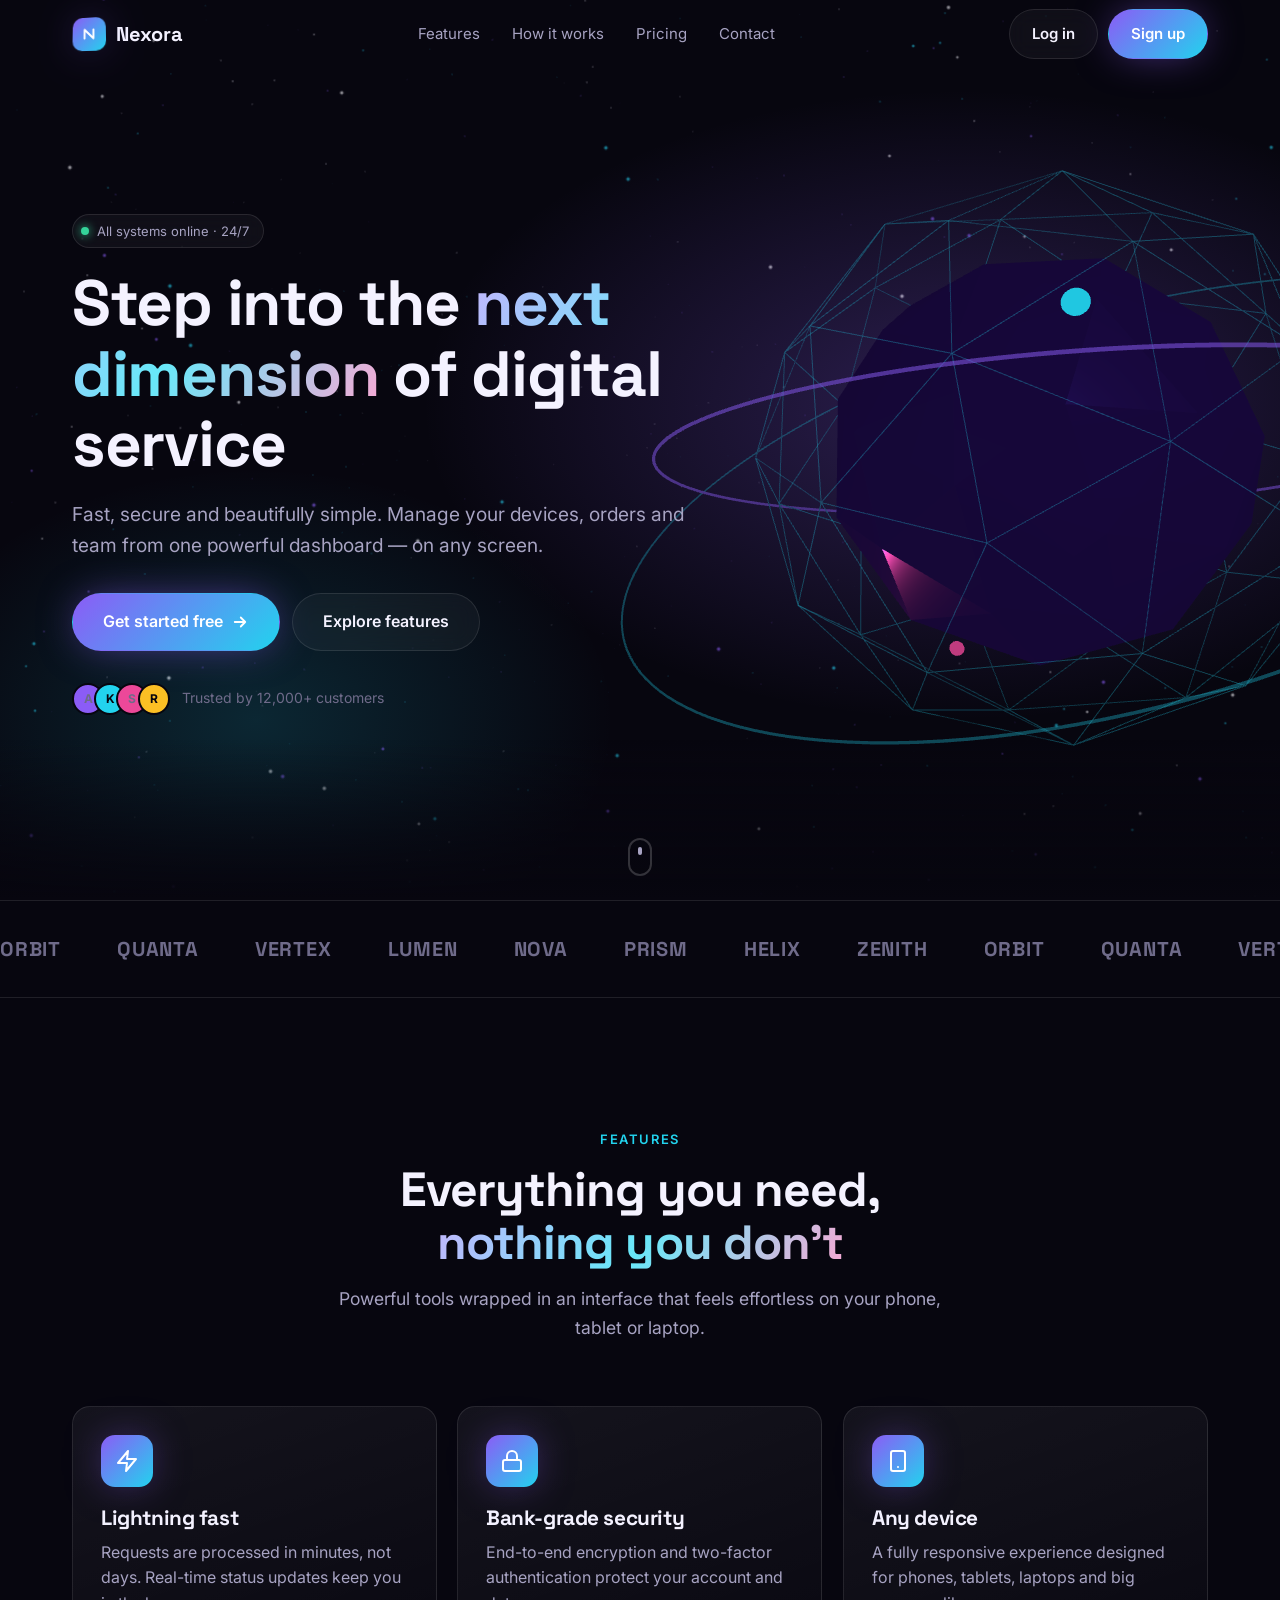
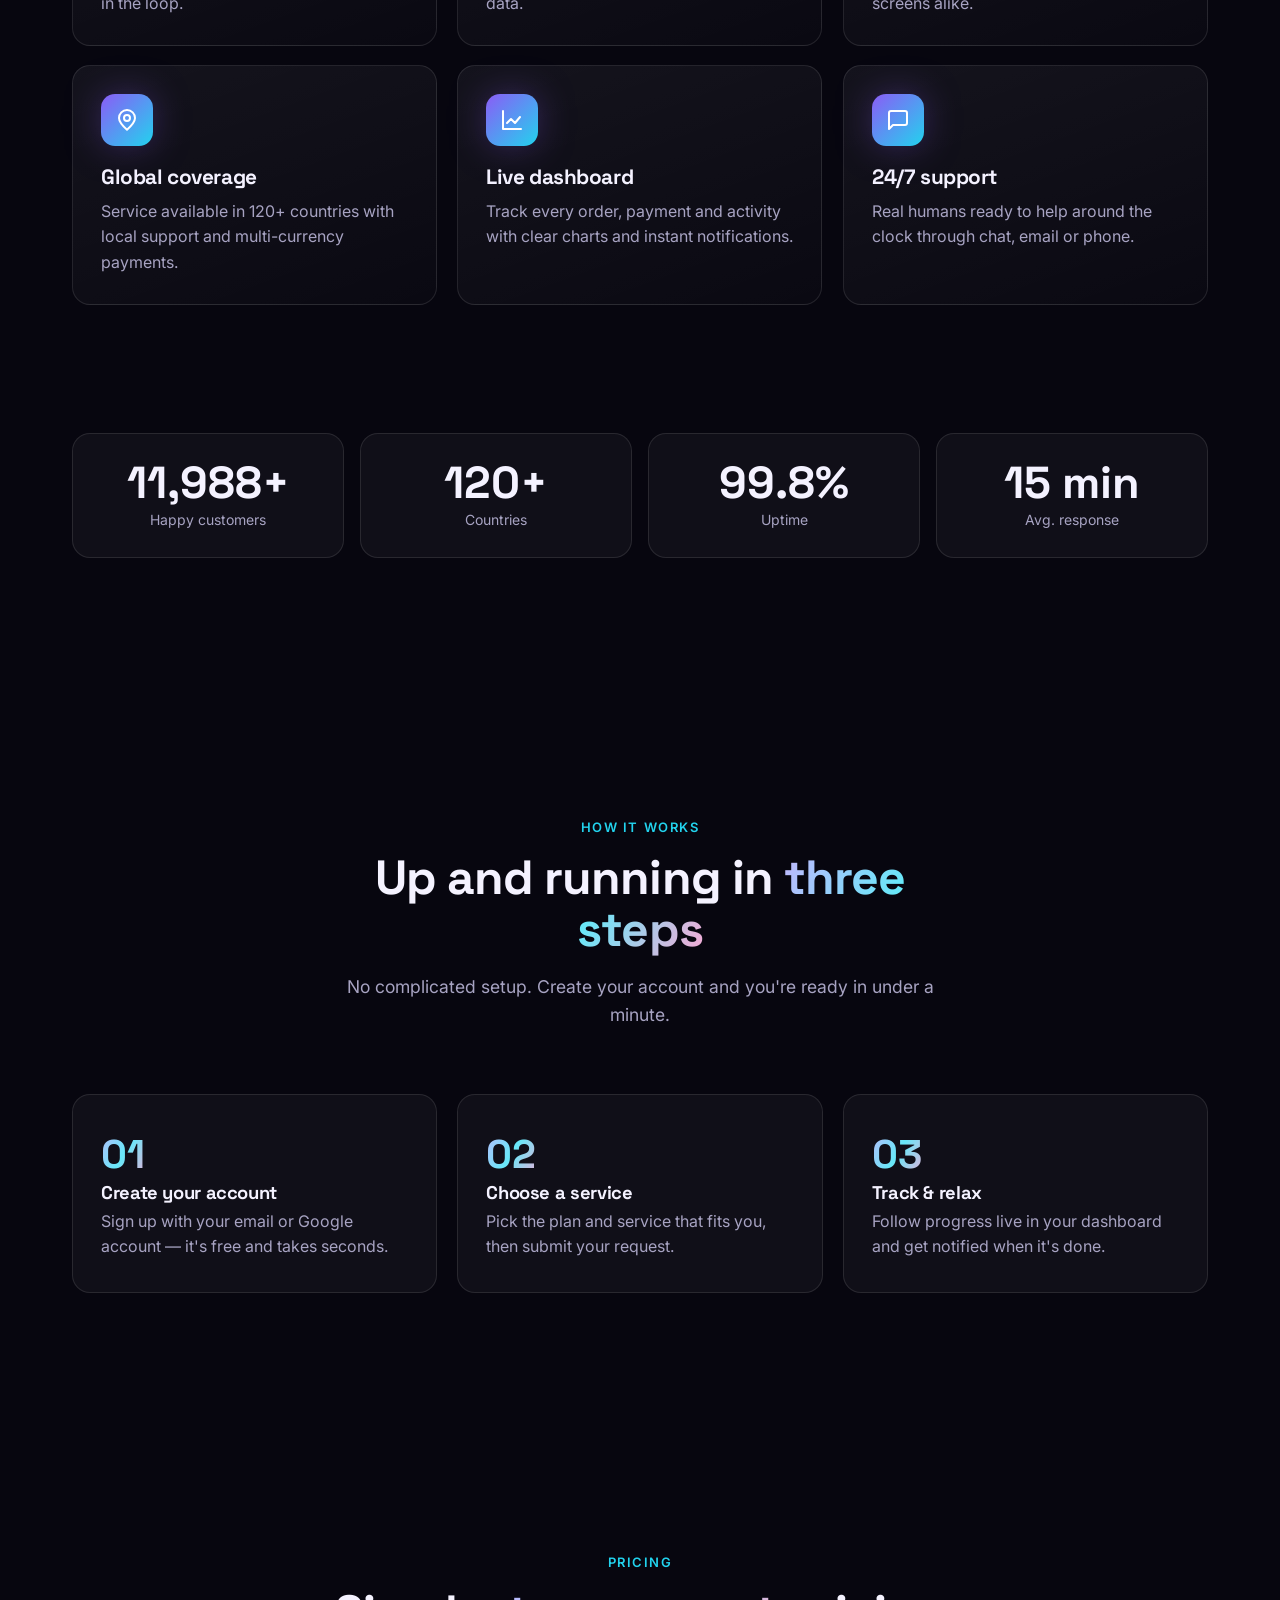
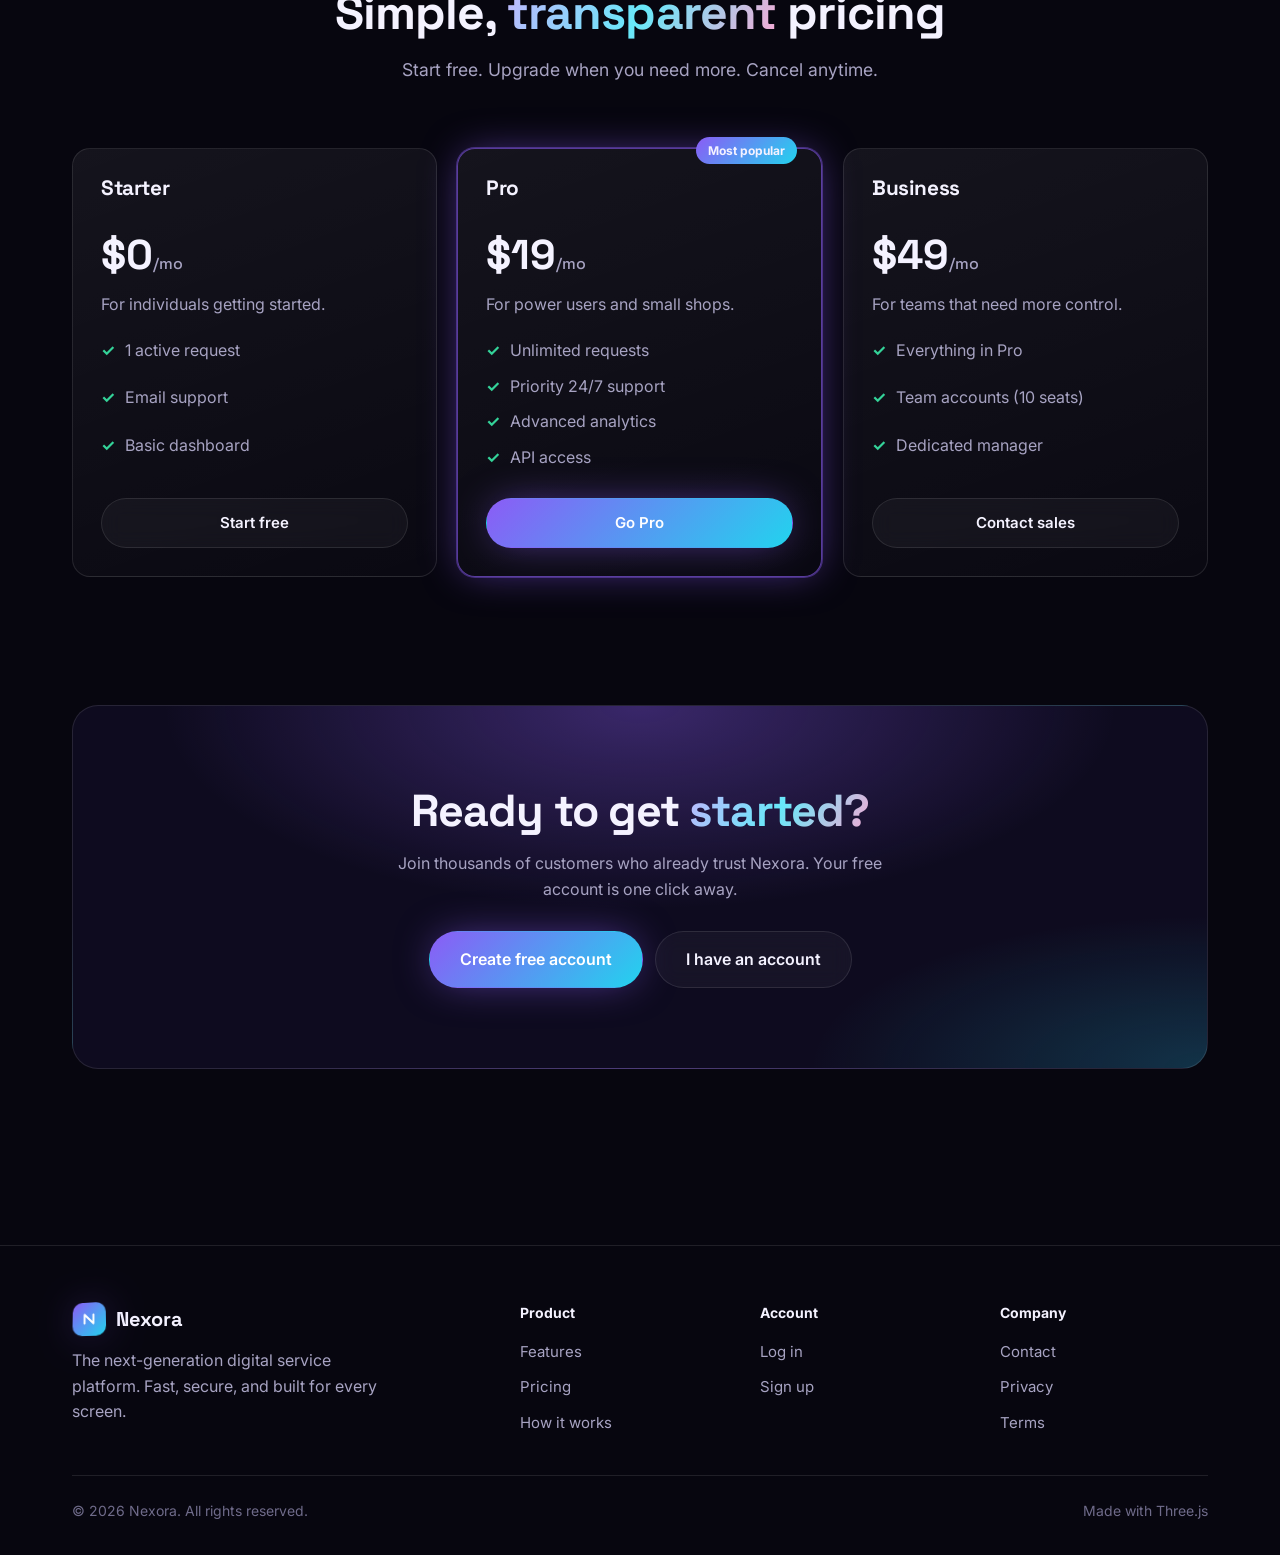
<file: index.html>
<!doctype html>
<html lang="en">
<head>
  <meta charset="utf-8">
  <meta name="viewport" content="width=device-width, initial-scale=1, viewport-fit=cover">
  <title>Nexora — Next-generation digital platform</title>
  <meta name="description" content="Nexora is a fast, secure platform for managing your devices, services and team from one place.">
  <meta name="theme-color" content="#07060f">
  <link rel="icon" href="data:image/svg+xml,<svg xmlns='http://www.w3.org/2000/svg' viewBox='0 0 32 32'><defs><linearGradient id='g' x1='0' y1='0' x2='1' y2='1'><stop stop-color='%238b5cf6'/><stop offset='1' stop-color='%2322d3ee'/></linearGradient></defs><rect width='32' height='32' rx='9' fill='url(%23g)'/><path d='M10 22V10l12 12V10' stroke='white' stroke-width='3' fill='none' stroke-linecap='round' stroke-linejoin='round'/></svg>">
  <link rel="preconnect" href="https://fonts.googleapis.com">
  <link rel="preconnect" href="https://fonts.gstatic.com" crossorigin>
  <link href="https://fonts.googleapis.com/css2?family=Inter:wght@400;500;600;700&family=Space+Grotesk:wght@500;700&display=swap" rel="stylesheet">
  <link rel="stylesheet" href="css/style.css">
  <script type="importmap">{ "imports": { "three": "./js/vendor/three.module.min.js" } }</script>
</head>
<body>
  <a class="skip-link" href="#main">Skip to content</a>

  <!-- Navigation -->
  <header class="nav" id="nav">
    <div class="container nav-inner">
      <a href="index.html" class="logo" aria-label="Nexora home">
        <span class="logo-mark"><svg viewBox="0 0 24 24" fill="none" stroke="#fff" stroke-width="2.6" stroke-linecap="round" stroke-linejoin="round"><path d="M6 18V6l12 12V6"/></svg></span>
        Nexora
      </a>
      <nav aria-label="Primary">
        <ul class="nav-links">
          <li><a href="#features">Features</a></li>
          <li><a href="#how">How it works</a></li>
          <li><a href="#pricing">Pricing</a></li>
          <li><a href="#contact">Contact</a></li>
        </ul>
      </nav>
      <div class="nav-actions">
        <a href="login.html" class="btn btn-ghost">Log in</a>
        <a href="signup.html" class="btn btn-primary">Sign up</a>
      </div>
      <button class="nav-toggle" id="navToggle" aria-label="Open menu" aria-expanded="false" aria-controls="mobileMenu"><span></span></button>
    </div>
  </header>

  <div class="mobile-menu" id="mobileMenu" aria-hidden="true">
    <a href="#features">Features</a>
    <a href="#how">How it works</a>
    <a href="#pricing">Pricing</a>
    <a href="#contact">Contact</a>
    <a href="login.html" class="btn btn-ghost btn-lg">Log in</a>
    <a href="signup.html" class="btn btn-primary btn-lg">Create free account</a>
  </div>

  <main id="main">
    <!-- Hero with interactive 3D scene -->
    <section class="hero">
      <canvas class="bg-canvas" id="heroCanvas" aria-hidden="true"></canvas>
      <div class="container">
        <div class="hero-content">
          <span class="eyebrow"><span class="dot"></span>All systems online · 24/7</span>
          <h1>Step into the <span class="gradient-text">next dimension</span> of digital service</h1>
          <p class="lead">Fast, secure and beautifully simple. Manage your devices, orders and team from one powerful dashboard — on any screen.</p>
          <div class="hero-cta">
            <a href="signup.html" class="btn btn-primary btn-lg">Get started free
              <svg width="18" height="18" viewBox="0 0 24 24" fill="none" stroke="currentColor" stroke-width="2.4" stroke-linecap="round" stroke-linejoin="round"><path d="M5 12h14M13 6l6 6-6 6"/></svg>
            </a>
            <a href="#features" class="btn btn-ghost btn-lg">Explore features</a>
          </div>
          <div class="hero-trust">
            <div class="avatars" aria-hidden="true">
              <span style="background:#8b5cf6">A</span><span style="background:#22d3ee;color:#07060f">K</span><span style="background:#ec4899">S</span><span style="background:#fbbf24;color:#07060f">R</span>
            </div>
            Trusted by 12,000+ customers
          </div>
        </div>
      </div>
      <a href="#features" class="scroll-hint" aria-label="Scroll down"></a>
    </section>

    <!-- Logos marquee -->
    <div class="logos" aria-hidden="true">
      <div class="logos-track">
        <span>ORBIT</span><span>QUANTA</span><span>VERTEX</span><span>LUMEN</span><span>NOVA</span><span>PRISM</span><span>HELIX</span><span>ZENITH</span>
        <span>ORBIT</span><span>QUANTA</span><span>VERTEX</span><span>LUMEN</span><span>NOVA</span><span>PRISM</span><span>HELIX</span><span>ZENITH</span>
      </div>
    </div>

    <!-- Features -->
    <section class="section" id="features">
      <div class="container">
        <div class="section-head reveal">
          <span class="section-tag">Features</span>
          <h2>Everything you need, <span class="gradient-text">nothing you don't</span></h2>
          <p>Powerful tools wrapped in an interface that feels effortless on your phone, tablet or laptop.</p>
        </div>
        <div class="grid">
          <article class="card reveal" data-tilt>
            <div class="card-icon"><svg viewBox="0 0 24 24" fill="none" stroke="#fff" stroke-width="2" stroke-linecap="round" stroke-linejoin="round"><path d="M13 2 3 14h9l-1 8 10-12h-9l1-8z"/></svg></div>
            <h3>Lightning fast</h3>
            <p>Requests are processed in minutes, not days. Real-time status updates keep you in the loop.</p>
          </article>
          <article class="card reveal" data-tilt data-delay="1">
            <div class="card-icon"><svg viewBox="0 0 24 24" fill="none" stroke="#fff" stroke-width="2" stroke-linecap="round" stroke-linejoin="round"><rect x="3" y="11" width="18" height="11" rx="2"/><path d="M7 11V7a5 5 0 0 1 10 0v4"/></svg></div>
            <h3>Bank-grade security</h3>
            <p>End-to-end encryption and two-factor authentication protect your account and data.</p>
          </article>
          <article class="card reveal" data-tilt data-delay="2">
            <div class="card-icon"><svg viewBox="0 0 24 24" fill="none" stroke="#fff" stroke-width="2" stroke-linecap="round" stroke-linejoin="round"><rect x="5" y="2" width="14" height="20" rx="2"/><path d="M12 18h.01"/></svg></div>
            <h3>Any device</h3>
            <p>A fully responsive experience designed for phones, tablets, laptops and big screens alike.</p>
          </article>
          <article class="card reveal" data-tilt>
            <div class="card-icon"><svg viewBox="0 0 24 24" fill="none" stroke="#fff" stroke-width="2" stroke-linecap="round" stroke-linejoin="round"><circle cx="12" cy="10" r="3"/><path d="M12 21.7C17.3 17 20 13 20 10a8 8 0 1 0-16 0c0 3 2.7 7 8 11.7z"/></svg></div>
            <h3>Global coverage</h3>
            <p>Service available in 120+ countries with local support and multi-currency payments.</p>
          </article>
          <article class="card reveal" data-tilt data-delay="1">
            <div class="card-icon"><svg viewBox="0 0 24 24" fill="none" stroke="#fff" stroke-width="2" stroke-linecap="round" stroke-linejoin="round"><path d="M3 3v18h18"/><path d="m7 15 4-4 4 4 5-6"/></svg></div>
            <h3>Live dashboard</h3>
            <p>Track every order, payment and activity with clear charts and instant notifications.</p>
          </article>
          <article class="card reveal" data-tilt data-delay="2">
            <div class="card-icon"><svg viewBox="0 0 24 24" fill="none" stroke="#fff" stroke-width="2" stroke-linecap="round" stroke-linejoin="round"><path d="M21 15a2 2 0 0 1-2 2H7l-4 4V5a2 2 0 0 1 2-2h14a2 2 0 0 1 2 2z"/></svg></div>
            <h3>24/7 support</h3>
            <p>Real humans ready to help around the clock through chat, email or phone.</p>
          </article>
        </div>
      </div>
    </section>

    <!-- Stats -->
    <section class="section" style="padding-top:0">
      <div class="container">
        <div class="stats">
          <div class="stat reveal"><strong data-count="12000" data-suffix="+">0</strong><span>Happy customers</span></div>
          <div class="stat reveal" data-delay="1"><strong data-count="120" data-suffix="+">0</strong><span>Countries</span></div>
          <div class="stat reveal" data-delay="2"><strong data-count="99.9" data-suffix="%" data-decimals="1">0</strong><span>Uptime</span></div>
          <div class="stat reveal" data-delay="3"><strong data-count="15" data-suffix=" min">0</strong><span>Avg. response</span></div>
        </div>
      </div>
    </section>

    <!-- How it works -->
    <section class="section" id="how">
      <div class="container">
        <div class="section-head reveal">
          <span class="section-tag">How it works</span>
          <h2>Up and running in <span class="gradient-text">three steps</span></h2>
          <p>No complicated setup. Create your account and you're ready in under a minute.</p>
        </div>
        <div class="steps">
          <div class="step reveal"><h3>Create your account</h3><p>Sign up with your email or Google account — it's free and takes seconds.</p></div>
          <div class="step reveal" data-delay="1"><h3>Choose a service</h3><p>Pick the plan and service that fits you, then submit your request.</p></div>
          <div class="step reveal" data-delay="2"><h3>Track &amp; relax</h3><p>Follow progress live in your dashboard and get notified when it's done.</p></div>
        </div>
      </div>
    </section>

    <!-- Pricing -->
    <section class="section" id="pricing">
      <div class="container">
        <div class="section-head reveal">
          <span class="section-tag">Pricing</span>
          <h2>Simple, <span class="gradient-text">transparent</span> pricing</h2>
          <p>Start free. Upgrade when you need more. Cancel anytime.</p>
        </div>
        <div class="pricing">
          <article class="card price-card reveal" data-tilt>
            <h3>Starter</h3>
            <div class="price">$0<small>/mo</small></div>
            <p>For individuals getting started.</p>
            <ul><li>1 active request</li><li>Email support</li><li>Basic dashboard</li></ul>
            <a href="signup.html" class="btn btn-ghost btn-block">Start free</a>
          </article>
          <article class="card price-card featured reveal" data-tilt data-delay="1">
            <span class="badge">Most popular</span>
            <h3>Pro</h3>
            <div class="price">$19<small>/mo</small></div>
            <p>For power users and small shops.</p>
            <ul><li>Unlimited requests</li><li>Priority 24/7 support</li><li>Advanced analytics</li><li>API access</li></ul>
            <a href="signup.html" class="btn btn-primary btn-block">Go Pro</a>
          </article>
          <article class="card price-card reveal" data-tilt data-delay="2">
            <h3>Business</h3>
            <div class="price">$49<small>/mo</small></div>
            <p>For teams that need more control.</p>
            <ul><li>Everything in Pro</li><li>Team accounts (10 seats)</li><li>Dedicated manager</li></ul>
            <a href="signup.html" class="btn btn-ghost btn-block">Contact sales</a>
          </article>
        </div>
      </div>
    </section>

    <!-- CTA -->
    <section class="section" id="contact" style="padding-top:0">
      <div class="container">
        <div class="cta-box reveal">
          <h2>Ready to get <span class="gradient-text">started?</span></h2>
          <p>Join thousands of customers who already trust Nexora. Your free account is one click away.</p>
          <div class="hero-cta" style="justify-content:center">
            <a href="signup.html" class="btn btn-primary btn-lg">Create free account</a>
            <a href="login.html" class="btn btn-ghost btn-lg">I have an account</a>
          </div>
        </div>
      </div>
    </section>
  </main>

  <footer class="footer">
    <div class="container">
      <div class="footer-grid">
        <div class="footer-brand">
          <a href="index.html" class="logo"><span class="logo-mark"><svg viewBox="0 0 24 24" fill="none" stroke="#fff" stroke-width="2.6" stroke-linecap="round" stroke-linejoin="round"><path d="M6 18V6l12 12V6"/></svg></span>Nexora</a>
          <p>The next-generation digital service platform. Fast, secure, and built for every screen.</p>
        </div>
        <div><h4>Product</h4><ul><li><a href="#features">Features</a></li><li><a href="#pricing">Pricing</a></li><li><a href="#how">How it works</a></li></ul></div>
        <div><h4>Account</h4><ul><li><a href="login.html">Log in</a></li><li><a href="signup.html">Sign up</a></li></ul></div>
        <div><h4>Company</h4><ul><li><a href="#contact">Contact</a></li><li><a href="#">Privacy</a></li><li><a href="#">Terms</a></li></ul></div>
      </div>
      <div class="footer-bottom"><span>© <span id="year"></span> Nexora. All rights reserved.</span><span>Made with Three.js</span></div>
    </div>
  </footer>

  <script type="module">
    import { createScene } from './js/scene.js';
    createScene(document.getElementById('heroCanvas'), { variant: 'hero' });
  </script>
  <script src="js/main.js" defer></script>
</body>
</html>
</file>
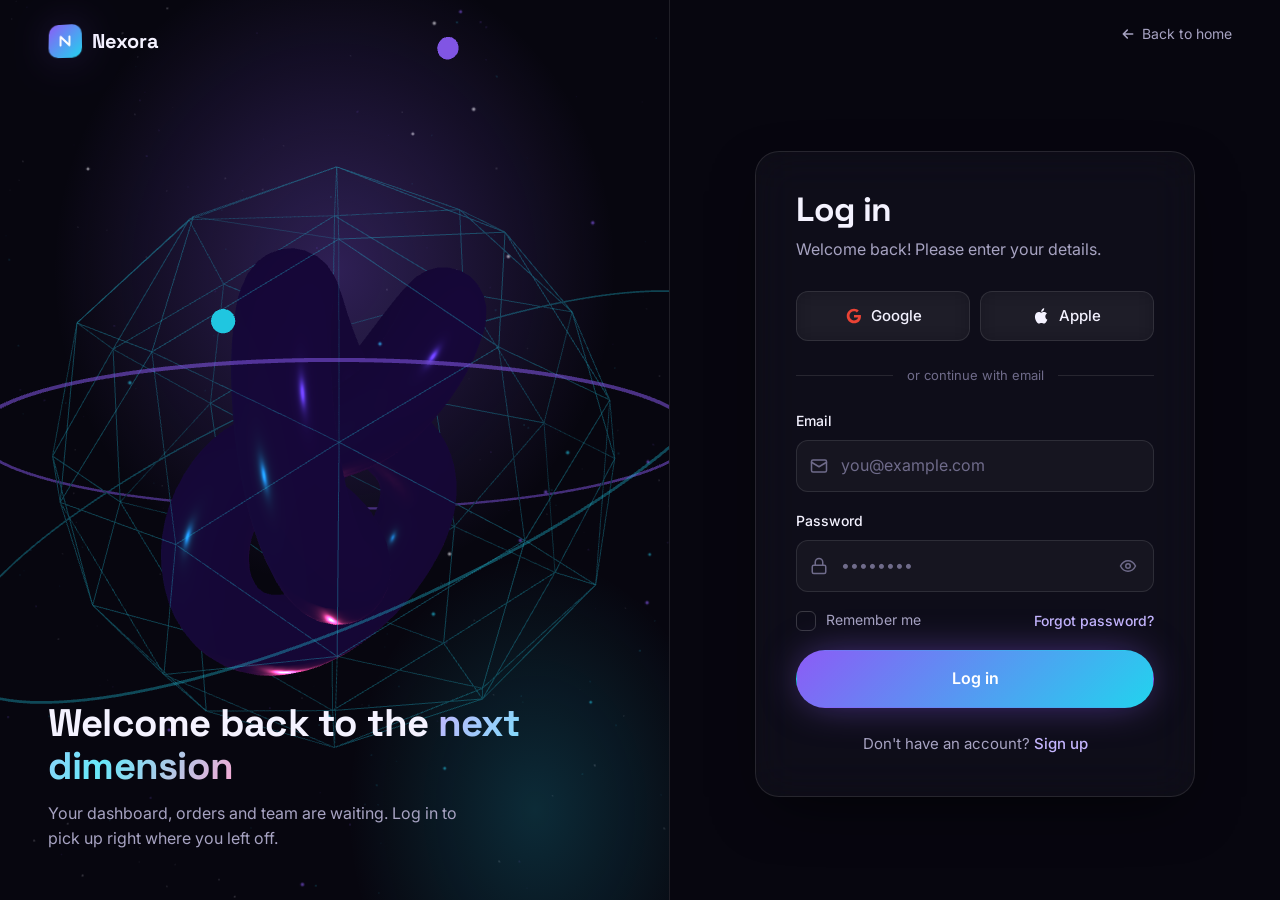
<file: login.html>
<!doctype html>
<html lang="en">
<head>
  <meta charset="utf-8">
  <meta name="viewport" content="width=device-width, initial-scale=1, viewport-fit=cover">
  <title>Log in — Nexora</title>
  <meta name="theme-color" content="#07060f">
  <link rel="icon" href="data:image/svg+xml,<svg xmlns='http://www.w3.org/2000/svg' viewBox='0 0 32 32'><defs><linearGradient id='g' x1='0' y1='0' x2='1' y2='1'><stop stop-color='%238b5cf6'/><stop offset='1' stop-color='%2322d3ee'/></linearGradient></defs><rect width='32' height='32' rx='9' fill='url(%23g)'/><path d='M10 22V10l12 12V10' stroke='white' stroke-width='3' fill='none' stroke-linecap='round' stroke-linejoin='round'/></svg>">
  <link rel="preconnect" href="https://fonts.googleapis.com">
  <link rel="preconnect" href="https://fonts.gstatic.com" crossorigin>
  <link href="https://fonts.googleapis.com/css2?family=Inter:wght@400;500;600;700&family=Space+Grotesk:wght@500;700&display=swap" rel="stylesheet">
  <link rel="stylesheet" href="css/style.css">
  <script type="importmap">{ "imports": { "three": "./js/vendor/three.module.min.js" } }</script>
</head>
<body class="auth-body">
  <div class="auth">
    <!-- 3D visual: side panel on laptop, full background on phone/tablet -->
    <aside class="auth-visual" aria-hidden="true">
      <canvas class="bg-canvas" id="authCanvas"></canvas>
      <a href="index.html" class="logo"><span class="logo-mark"><svg viewBox="0 0 24 24" fill="none" stroke="#fff" stroke-width="2.6" stroke-linecap="round" stroke-linejoin="round"><path d="M6 18V6l12 12V6"/></svg></span>Nexora</a>
      <div class="auth-visual-copy">
        <h2>Welcome back to the <span class="gradient-text">next dimension</span></h2>
        <p>Your dashboard, orders and team are waiting. Log in to pick up right where you left off.</p>
      </div>
    </aside>

    <main class="auth-panel">
      <div class="auth-top">
        <a href="index.html" class="logo"><span class="logo-mark"><svg viewBox="0 0 24 24" fill="none" stroke="#fff" stroke-width="2.6" stroke-linecap="round" stroke-linejoin="round"><path d="M6 18V6l12 12V6"/></svg></span>Nexora</a>
        <a href="index.html" class="back"><svg width="16" height="16" viewBox="0 0 24 24" fill="none" stroke="currentColor" stroke-width="2.4" stroke-linecap="round" stroke-linejoin="round"><path d="M19 12H5M11 18l-6-6 6-6"/></svg>Back to home</a>
      </div>

      <div class="auth-card">
        <h1>Log in</h1>
        <p class="sub">Welcome back! Please enter your details.</p>

        <div class="social">
          <button type="button" class="btn btn-ghost" data-social="Google">
            <svg viewBox="0 0 24 24"><path fill="#EA4335" d="M12 10.2v3.9h5.5c-.2 1.3-1.6 3.8-5.5 3.8-3.3 0-6-2.7-6-6.1s2.7-6.1 6-6.1c1.9 0 3.1.8 3.8 1.5l2.6-2.5C16.8 3.2 14.6 2.2 12 2.2 6.6 2.2 2.3 6.6 2.3 12s4.3 9.8 9.7 9.8c5.6 0 9.3-3.9 9.3-9.5 0-.6-.1-1.1-.2-1.6H12z"/></svg>
            Google
          </button>
          <button type="button" class="btn btn-ghost" data-social="Apple">
            <svg viewBox="0 0 24 24" fill="currentColor"><path d="M16.4 12.6c0-2.6 2.1-3.8 2.2-3.9-1.2-1.8-3.1-2-3.7-2-1.6-.2-3.1.9-3.9.9-.8 0-2-.9-3.4-.9-1.7 0-3.3 1-4.2 2.6-1.8 3.1-.5 7.7 1.3 10.2.9 1.2 1.9 2.6 3.2 2.6 1.3-.1 1.8-.8 3.3-.8 1.6 0 2 .8 3.4.8 1.4 0 2.3-1.3 3.1-2.5 1-1.4 1.4-2.8 1.4-2.9 0 0-2.7-1-2.7-4.1zM13.9 5c.7-.9 1.2-2 1.1-3.2-1 0-2.3.7-3 1.6-.7.8-1.2 2-1.1 3.1 1.2.1 2.3-.6 3-1.5z"/></svg>
            Apple
          </button>
        </div>

        <div class="divider">or continue with email</div>

        <form class="form" id="loginForm" novalidate>
          <div class="field" data-field="email">
            <label for="email">Email</label>
            <div class="input-wrap">
              <svg viewBox="0 0 24 24" fill="none" stroke="currentColor" stroke-width="2" stroke-linecap="round" stroke-linejoin="round"><rect x="2" y="4" width="20" height="16" rx="2"/><path d="m22 7-10 6L2 7"/></svg>
              <input class="input" id="email" name="email" type="email" inputmode="email" autocomplete="email" placeholder="you@example.com" required>
            </div>
            <span class="error-msg" role="alert"></span>
          </div>

          <div class="field" data-field="password">
            <label for="password">Password</label>
            <div class="input-wrap">
              <svg viewBox="0 0 24 24" fill="none" stroke="currentColor" stroke-width="2" stroke-linecap="round" stroke-linejoin="round"><rect x="3" y="11" width="18" height="11" rx="2"/><path d="M7 11V7a5 5 0 0 1 10 0v4"/></svg>
              <input class="input has-toggle" id="password" name="password" type="password" autocomplete="current-password" placeholder="••••••••" required minlength="8">
              <button type="button" class="toggle-pass" aria-label="Show password" data-toggle-pass="password"></button>
            </div>
            <span class="error-msg" role="alert"></span>
          </div>

          <div class="form-meta">
            <label class="check">
              <input type="checkbox" name="remember">
              <span class="box"><svg viewBox="0 0 24 24" fill="none" stroke="#fff" stroke-width="4" stroke-linecap="round" stroke-linejoin="round"><path d="M20 6 9 17l-5-5"/></svg></span>
              Remember me
            </label>
            <a href="#" class="link" id="forgotLink">Forgot password?</a>
          </div>

          <button type="submit" class="btn btn-primary btn-lg btn-block">Log in</button>
        </form>

        <p class="auth-switch">Don't have an account? <a href="signup.html" class="link">Sign up</a></p>
      </div>
    </main>
  </div>

  <div class="toast" id="toast" role="status" aria-live="polite"></div>

  <script type="module">
    import { createScene } from './js/scene.js';
    createScene(document.getElementById('authCanvas'), { variant: 'auth' });
  </script>
  <script src="js/auth.js" defer></script>
</body>
</html>
</file>
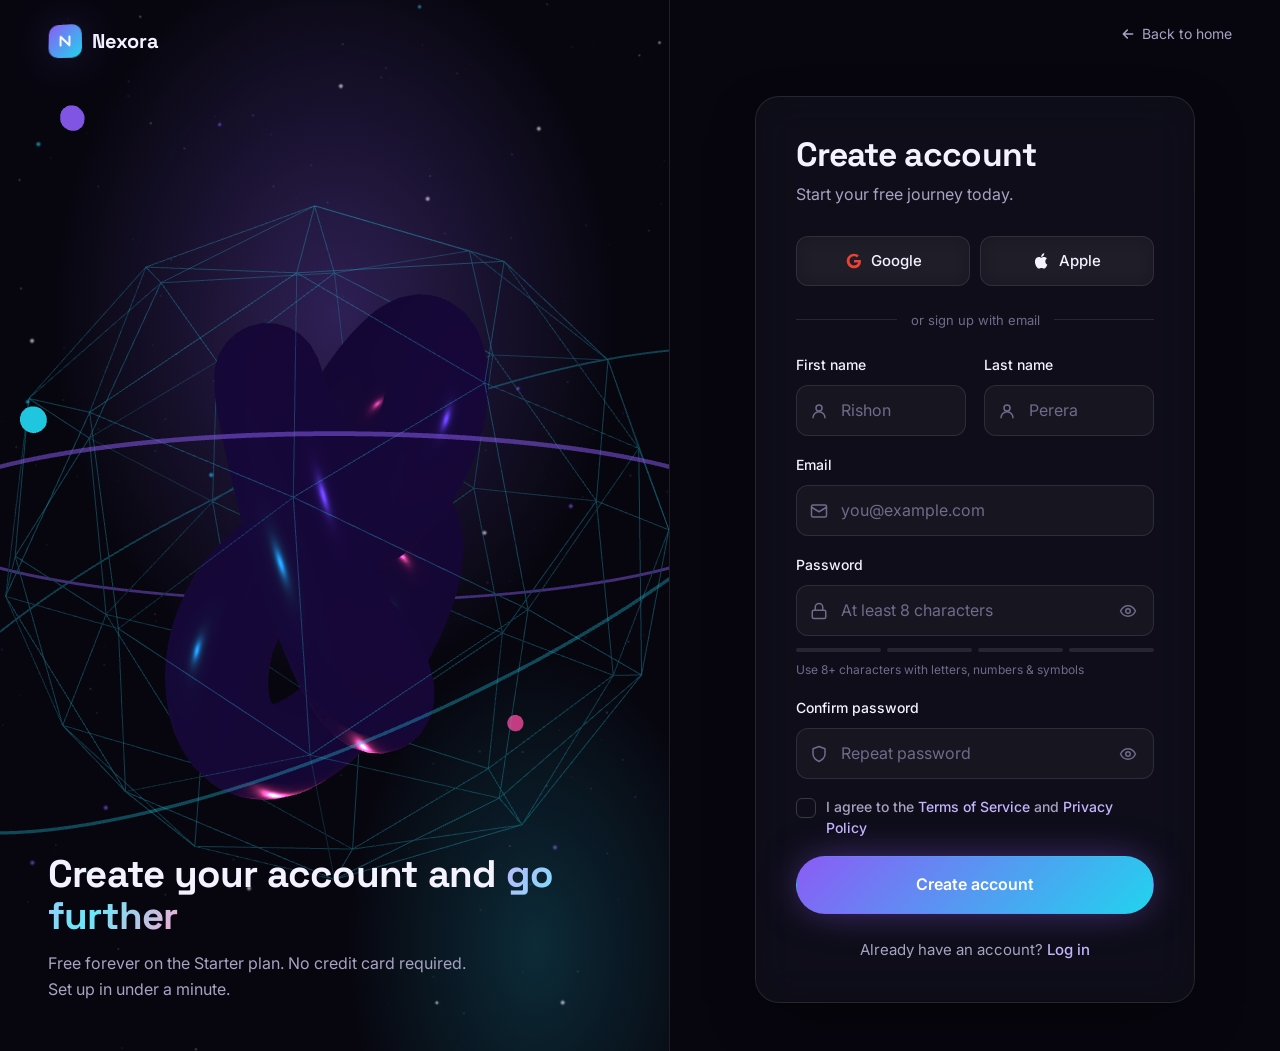
<file: signup.html>
<!doctype html>
<html lang="en">
<head>
  <meta charset="utf-8">
  <meta name="viewport" content="width=device-width, initial-scale=1, viewport-fit=cover">
  <title>Sign up — Nexora</title>
  <meta name="theme-color" content="#07060f">
  <link rel="icon" href="data:image/svg+xml,<svg xmlns='http://www.w3.org/2000/svg' viewBox='0 0 32 32'><defs><linearGradient id='g' x1='0' y1='0' x2='1' y2='1'><stop stop-color='%238b5cf6'/><stop offset='1' stop-color='%2322d3ee'/></linearGradient></defs><rect width='32' height='32' rx='9' fill='url(%23g)'/><path d='M10 22V10l12 12V10' stroke='white' stroke-width='3' fill='none' stroke-linecap='round' stroke-linejoin='round'/></svg>">
  <link rel="preconnect" href="https://fonts.googleapis.com">
  <link rel="preconnect" href="https://fonts.gstatic.com" crossorigin>
  <link href="https://fonts.googleapis.com/css2?family=Inter:wght@400;500;600;700&family=Space+Grotesk:wght@500;700&display=swap" rel="stylesheet">
  <link rel="stylesheet" href="css/style.css">
  <script type="importmap">{ "imports": { "three": "./js/vendor/three.module.min.js" } }</script>
</head>
<body class="auth-body">
  <div class="auth">
    <aside class="auth-visual" aria-hidden="true">
      <canvas class="bg-canvas" id="authCanvas"></canvas>
      <a href="index.html" class="logo"><span class="logo-mark"><svg viewBox="0 0 24 24" fill="none" stroke="#fff" stroke-width="2.6" stroke-linecap="round" stroke-linejoin="round"><path d="M6 18V6l12 12V6"/></svg></span>Nexora</a>
      <div class="auth-visual-copy">
        <h2>Create your account and <span class="gradient-text">go further</span></h2>
        <p>Free forever on the Starter plan. No credit card required. Set up in under a minute.</p>
      </div>
    </aside>

    <main class="auth-panel">
      <div class="auth-top">
        <a href="index.html" class="logo"><span class="logo-mark"><svg viewBox="0 0 24 24" fill="none" stroke="#fff" stroke-width="2.6" stroke-linecap="round" stroke-linejoin="round"><path d="M6 18V6l12 12V6"/></svg></span>Nexora</a>
        <a href="index.html" class="back"><svg width="16" height="16" viewBox="0 0 24 24" fill="none" stroke="currentColor" stroke-width="2.4" stroke-linecap="round" stroke-linejoin="round"><path d="M19 12H5M11 18l-6-6 6-6"/></svg>Back to home</a>
      </div>

      <div class="auth-card">
        <h1>Create account</h1>
        <p class="sub">Start your free journey today.</p>

        <div class="social">
          <button type="button" class="btn btn-ghost" data-social="Google">
            <svg viewBox="0 0 24 24"><path fill="#EA4335" d="M12 10.2v3.9h5.5c-.2 1.3-1.6 3.8-5.5 3.8-3.3 0-6-2.7-6-6.1s2.7-6.1 6-6.1c1.9 0 3.1.8 3.8 1.5l2.6-2.5C16.8 3.2 14.6 2.2 12 2.2 6.6 2.2 2.3 6.6 2.3 12s4.3 9.8 9.7 9.8c5.6 0 9.3-3.9 9.3-9.5 0-.6-.1-1.1-.2-1.6H12z"/></svg>
            Google
          </button>
          <button type="button" class="btn btn-ghost" data-social="Apple">
            <svg viewBox="0 0 24 24" fill="currentColor"><path d="M16.4 12.6c0-2.6 2.1-3.8 2.2-3.9-1.2-1.8-3.1-2-3.7-2-1.6-.2-3.1.9-3.9.9-.8 0-2-.9-3.4-.9-1.7 0-3.3 1-4.2 2.6-1.8 3.1-.5 7.7 1.3 10.2.9 1.2 1.9 2.6 3.2 2.6 1.3-.1 1.8-.8 3.3-.8 1.6 0 2 .8 3.4.8 1.4 0 2.3-1.3 3.1-2.5 1-1.4 1.4-2.8 1.4-2.9 0 0-2.7-1-2.7-4.1zM13.9 5c.7-.9 1.2-2 1.1-3.2-1 0-2.3.7-3 1.6-.7.8-1.2 2-1.1 3.1 1.2.1 2.3-.6 3-1.5z"/></svg>
            Apple
          </button>
        </div>

        <div class="divider">or sign up with email</div>

        <form class="form" id="signupForm" novalidate>
          <div class="form-row">
            <div class="field" data-field="firstName">
              <label for="firstName">First name</label>
              <div class="input-wrap">
                <svg viewBox="0 0 24 24" fill="none" stroke="currentColor" stroke-width="2" stroke-linecap="round" stroke-linejoin="round"><circle cx="12" cy="8" r="4"/><path d="M4 21a8 8 0 0 1 16 0"/></svg>
                <input class="input" id="firstName" name="firstName" type="text" autocomplete="given-name" placeholder="Rishon" required>
              </div>
              <span class="error-msg" role="alert"></span>
            </div>
            <div class="field" data-field="lastName">
              <label for="lastName">Last name</label>
              <div class="input-wrap">
                <svg viewBox="0 0 24 24" fill="none" stroke="currentColor" stroke-width="2" stroke-linecap="round" stroke-linejoin="round"><circle cx="12" cy="8" r="4"/><path d="M4 21a8 8 0 0 1 16 0"/></svg>
                <input class="input" id="lastName" name="lastName" type="text" autocomplete="family-name" placeholder="Perera" required>
              </div>
              <span class="error-msg" role="alert"></span>
            </div>
          </div>

          <div class="field" data-field="email">
            <label for="email">Email</label>
            <div class="input-wrap">
              <svg viewBox="0 0 24 24" fill="none" stroke="currentColor" stroke-width="2" stroke-linecap="round" stroke-linejoin="round"><rect x="2" y="4" width="20" height="16" rx="2"/><path d="m22 7-10 6L2 7"/></svg>
              <input class="input" id="email" name="email" type="email" inputmode="email" autocomplete="email" placeholder="you@example.com" required>
            </div>
            <span class="error-msg" role="alert"></span>
          </div>

          <div class="field" data-field="password">
            <label for="password">Password</label>
            <div class="input-wrap">
              <svg viewBox="0 0 24 24" fill="none" stroke="currentColor" stroke-width="2" stroke-linecap="round" stroke-linejoin="round"><rect x="3" y="11" width="18" height="11" rx="2"/><path d="M7 11V7a5 5 0 0 1 10 0v4"/></svg>
              <input class="input has-toggle" id="password" name="password" type="password" autocomplete="new-password" placeholder="At least 8 characters" required minlength="8">
              <button type="button" class="toggle-pass" aria-label="Show password" data-toggle-pass="password"></button>
            </div>
            <div class="strength" aria-hidden="true"><i></i><i></i><i></i><i></i></div>
            <span class="strength-label" id="strengthLabel">Use 8+ characters with letters, numbers &amp; symbols</span>
            <span class="error-msg" role="alert"></span>
          </div>

          <div class="field" data-field="confirm">
            <label for="confirm">Confirm password</label>
            <div class="input-wrap">
              <svg viewBox="0 0 24 24" fill="none" stroke="currentColor" stroke-width="2" stroke-linecap="round" stroke-linejoin="round"><path d="M12 22s8-4 8-10V5l-8-3-8 3v7c0 6 8 10 8 10z"/></svg>
              <input class="input has-toggle" id="confirm" name="confirm" type="password" autocomplete="new-password" placeholder="Repeat password" required>
              <button type="button" class="toggle-pass" aria-label="Show password" data-toggle-pass="confirm"></button>
            </div>
            <span class="error-msg" role="alert"></span>
          </div>

          <div class="field" data-field="terms">
            <label class="check">
              <input type="checkbox" name="terms" id="terms" required>
              <span class="box"><svg viewBox="0 0 24 24" fill="none" stroke="#fff" stroke-width="4" stroke-linecap="round" stroke-linejoin="round"><path d="M20 6 9 17l-5-5"/></svg></span>
              <span>I agree to the <a href="#" class="link">Terms of Service</a> and <a href="#" class="link">Privacy Policy</a></span>
            </label>
            <span class="error-msg" role="alert"></span>
          </div>

          <button type="submit" class="btn btn-primary btn-lg btn-block">Create account</button>
        </form>

        <p class="auth-switch">Already have an account? <a href="login.html" class="link">Log in</a></p>
      </div>
    </main>
  </div>

  <div class="toast" id="toast" role="status" aria-live="polite"></div>

  <script type="module">
    import { createScene } from './js/scene.js';
    createScene(document.getElementById('authCanvas'), { variant: 'auth' });
  </script>
  <script src="js/auth.js" defer></script>
</body>
</html>
</file>
<file: css/style.css>
/* ==========================================================================
   Nexora — shared styles (home + auth pages)
   Mobile-first; breakpoints at 600px (large phone), 768px (tablet), 1024px (laptop)
   ========================================================================== */

:root {
  --bg: #07060f;
  --bg-2: #0e0b1f;
  --surface: rgba(255, 255, 255, 0.04);
  --surface-2: rgba(255, 255, 255, 0.07);
  --border: rgba(255, 255, 255, 0.1);
  --border-strong: rgba(255, 255, 255, 0.18);
  --text: #f4f2ff;
  --text-muted: #a7a3c2;
  --text-dim: #6f6b8a;
  --violet: #8b5cf6;
  --cyan: #22d3ee;
  --pink: #ec4899;
  --success: #34d399;
  --danger: #f87171;
  --warning: #fbbf24;
  --grad: linear-gradient(135deg, var(--violet) 0%, var(--cyan) 100%);
  --grad-text: linear-gradient(120deg, #c4b5fd 0%, #67e8f9 50%, #f9a8d4 100%);
  --radius: 18px;
  --radius-sm: 12px;
  --shadow: 0 20px 60px -20px rgba(0, 0, 0, 0.7);
  --glow: 0 0 40px -8px rgba(139, 92, 246, 0.6);
  --container: 1200px;
  --gutter: clamp(16px, 4vw, 32px);
  --nav-h: 68px;
  --font: 'Inter', system-ui, -apple-system, 'Segoe UI', Roboto, sans-serif;
  --font-display: 'Space Grotesk', var(--font);
  --ease: cubic-bezier(0.22, 1, 0.36, 1);
}

*, *::before, *::after { box-sizing: border-box; }

html { -webkit-text-size-adjust: 100%; scroll-behavior: smooth; }

body {
  margin: 0;
  font-family: var(--font);
  font-size: 16px;
  line-height: 1.6;
  color: var(--text);
  background: var(--bg);
  overflow-x: hidden;
  -webkit-font-smoothing: antialiased;
}

img, svg, canvas { display: block; max-width: 100%; }
a { color: inherit; text-decoration: none; }
button, input { font: inherit; color: inherit; }
h1, h2, h3 { font-family: var(--font-display); line-height: 1.1; margin: 0; letter-spacing: -0.02em; }
p { margin: 0; }

:focus-visible { outline: 2px solid var(--cyan); outline-offset: 3px; border-radius: 6px; }

.container { width: 100%; max-width: var(--container); margin-inline: auto; padding-inline: var(--gutter); }

.gradient-text {
  background: var(--grad-text);
  -webkit-background-clip: text;
  background-clip: text;
  color: transparent;
}

.skip-link {
  position: absolute; left: 16px; top: -60px; z-index: 100;
  padding: 10px 16px; background: var(--violet); border-radius: 10px;
}
.skip-link:focus { top: 12px; }

/* ---------- Buttons ---------- */
.btn {
  --pad-y: 12px; --pad-x: 22px;
  display: inline-flex; align-items: center; justify-content: center; gap: 8px;
  padding: var(--pad-y) var(--pad-x);
  min-height: 44px; /* touch target */
  border-radius: 999px; border: 1px solid transparent;
  font-weight: 600; font-size: 15px; white-space: nowrap;
  cursor: pointer;
  transition: transform .25s var(--ease), box-shadow .25s var(--ease), background .25s, border-color .25s;
}
.btn:active { transform: scale(0.97); }
.btn-primary { background: var(--grad); color: #fff; box-shadow: var(--glow); }
.btn-primary:hover { transform: translateY(-2px); box-shadow: 0 0 55px -6px rgba(139, 92, 246, 0.85); }
.btn-ghost { background: var(--surface); border-color: var(--border); backdrop-filter: blur(10px); }
.btn-ghost:hover { background: var(--surface-2); border-color: var(--border-strong); }
.btn-lg { --pad-y: 15px; --pad-x: 30px; font-size: 16px; }
.btn-block { width: 100%; }
.btn[disabled] { opacity: .6; cursor: progress; }

/* ---------- Navigation ---------- */
.nav {
  position: fixed; inset: 0 0 auto 0; z-index: 50;
  height: var(--nav-h);
  transition: background .3s, border-color .3s, backdrop-filter .3s;
  border-bottom: 1px solid transparent;
}
.nav.is-scrolled {
  background: rgba(7, 6, 15, 0.72);
  backdrop-filter: blur(16px) saturate(140%);
  -webkit-backdrop-filter: blur(16px) saturate(140%);
  border-color: var(--border);
}
.nav-inner { height: 100%; display: flex; align-items: center; justify-content: space-between; gap: 16px; }

.logo { display: inline-flex; align-items: center; gap: 10px; font-family: var(--font-display); font-weight: 700; font-size: 20px; }
.logo-mark {
  width: 34px; height: 34px; border-radius: 10px; background: var(--grad);
  display: grid; place-items: center; box-shadow: var(--glow);
  transform: perspective(200px) rotateX(12deg) rotateY(-12deg);
}
.logo-mark svg { width: 18px; height: 18px; }

.nav-links { display: none; gap: 4px; list-style: none; margin: 0; padding: 0; }
.nav-links a { padding: 8px 14px; border-radius: 999px; color: var(--text-muted); font-size: 15px; transition: color .2s, background .2s; }
.nav-links a:hover { color: var(--text); background: var(--surface); }
.nav-actions { display: none; gap: 10px; }

.nav-toggle {
  width: 44px; height: 44px; border-radius: 12px; border: 1px solid var(--border);
  background: var(--surface); display: grid; place-items: center; cursor: pointer;
}
.nav-toggle span, .nav-toggle span::before, .nav-toggle span::after {
  display: block; width: 18px; height: 2px; background: var(--text); border-radius: 2px;
  position: relative; transition: transform .3s var(--ease), background .2s;
}
.nav-toggle span::before, .nav-toggle span::after { content: ''; position: absolute; left: 0; }
.nav-toggle span::before { top: -6px; }
.nav-toggle span::after { top: 6px; }
.nav-toggle[aria-expanded='true'] span { background: transparent; }
.nav-toggle[aria-expanded='true'] span::before { transform: translateY(6px) rotate(45deg); }
.nav-toggle[aria-expanded='true'] span::after { transform: translateY(-6px) rotate(-45deg); }

/* Mobile drawer */
.mobile-menu {
  position: fixed; inset: var(--nav-h) 0 0 0; z-index: 49;
  padding: 24px var(--gutter) calc(32px + env(safe-area-inset-bottom));
  background: rgba(7, 6, 15, 0.96); backdrop-filter: blur(20px);
  display: flex; flex-direction: column; gap: 8px;
  opacity: 0; visibility: hidden; transform: translateY(-12px);
  transition: opacity .3s var(--ease), transform .3s var(--ease), visibility .3s;
  overflow-y: auto;
}
.mobile-menu.is-open { opacity: 1; visibility: visible; transform: none; }
.mobile-menu a:not(.btn) {
  padding: 16px 4px; font-size: 20px; font-family: var(--font-display);
  border-bottom: 1px solid var(--border);
}
.mobile-menu .btn { margin-top: 12px; }
body.menu-open { overflow: hidden; }

/* ---------- Hero ---------- */
.hero {
  position: relative; min-height: 100vh; min-height: 100svh;
  display: flex; align-items: center;
  padding: calc(var(--nav-h) + 24px) 0 64px;
  overflow: hidden; isolation: isolate;
}
.bg-canvas {
  position: absolute; inset: 0; width: 100%; height: 100%; z-index: -1;
  opacity: 0; transition: opacity 1.2s var(--ease);
}
.bg-canvas.is-ready { opacity: 1; }
.hero::before {
  /* fallback / depth glow behind the canvas */
  content: ''; position: absolute; inset: 0; z-index: -2;
  background:
    radial-gradient(60% 50% at 75% 45%, rgba(139, 92, 246, 0.28), transparent 70%),
    radial-gradient(40% 40% at 20% 80%, rgba(34, 211, 238, 0.16), transparent 70%),
    var(--bg);
}
.hero::after {
  content: ''; position: absolute; inset: auto 0 0 0; height: 160px; z-index: -1;
  background: linear-gradient(to bottom, transparent, var(--bg)); pointer-events: none;
}

.hero-content {
  max-width: 640px;
  text-align: center; margin-inline: auto;
  padding-top: 38vh; /* phones: 3D object sits above the text */
}
.eyebrow {
  display: inline-flex; align-items: center; gap: 8px;
  padding: 6px 14px 6px 8px; border-radius: 999px;
  background: var(--surface); border: 1px solid var(--border); backdrop-filter: blur(10px);
  font-size: 13px; color: var(--text-muted); margin-bottom: 20px;
}
.eyebrow .dot { width: 8px; height: 8px; border-radius: 50%; background: var(--success); box-shadow: 0 0 10px var(--success); animation: pulse 2s infinite; }
@keyframes pulse { 50% { opacity: .4; } }

.hero h1 { font-size: clamp(2.3rem, 8vw, 4.6rem); font-weight: 700; margin-bottom: 20px; }
.hero p.lead { font-size: clamp(1rem, 2.4vw, 1.2rem); color: var(--text-muted); margin-bottom: 32px; }
.hero-cta { display: flex; flex-direction: column; gap: 12px; }
.hero-trust { margin-top: 32px; display: flex; align-items: center; justify-content: center; gap: 12px; color: var(--text-dim); font-size: 14px; }
.avatars { display: flex; }
.avatars span {
  width: 32px; height: 32px; border-radius: 50%; border: 2px solid var(--bg);
  margin-left: -10px; display: grid; place-items: center; font-size: 12px; font-weight: 700;
}
.avatars span:first-child { margin-left: 0; }

.scroll-hint {
  position: absolute; left: 50%; bottom: 24px; transform: translateX(-50%);
  width: 24px; height: 38px; border: 2px solid var(--border-strong); border-radius: 14px; display: none;
}
.scroll-hint::after {
  content: ''; position: absolute; left: 50%; top: 7px; width: 4px; height: 8px; margin-left: -2px;
  border-radius: 2px; background: var(--text-muted); animation: scroll 1.8s infinite;
}
@keyframes scroll { 0% { opacity: 0; transform: translateY(0); } 40% { opacity: 1; } 100% { opacity: 0; transform: translateY(12px); } }

/* ---------- Sections ---------- */
section { position: relative; }
.section { padding: clamp(72px, 12vw, 128px) 0; }
.section-head { text-align: center; max-width: 640px; margin: 0 auto clamp(40px, 6vw, 64px); }
.section-tag { display: inline-block; font-size: 13px; font-weight: 600; letter-spacing: .12em; text-transform: uppercase; color: var(--cyan); margin-bottom: 14px; }
.section-head h2 { font-size: clamp(1.9rem, 5vw, 3rem); margin-bottom: 16px; }
.section-head p { color: var(--text-muted); font-size: clamp(1rem, 2vw, 1.1rem); }

/* Logos strip */
.logos { padding: 32px 0; border-block: 1px solid var(--border); overflow: hidden; }
.logos-track { display: flex; gap: 56px; width: max-content; animation: marquee 30s linear infinite; }
.logos-track span { font-family: var(--font-display); font-weight: 700; font-size: 20px; color: var(--text-dim); letter-spacing: .04em; }
@keyframes marquee { to { transform: translateX(-50%); } }

/* Feature cards with 3D tilt */
.grid { display: grid; gap: 20px; grid-template-columns: 1fr; }
.card {
  position: relative; padding: 28px; border-radius: var(--radius);
  background: linear-gradient(160deg, rgba(255,255,255,0.06), rgba(255,255,255,0.015));
  border: 1px solid var(--border);
  transform-style: preserve-3d; transform: perspective(900px) rotateX(var(--rx, 0deg)) rotateY(var(--ry, 0deg));
  transition: transform .5s var(--ease), border-color .3s, box-shadow .3s;
  will-change: transform;
}
.card::before {
  /* cursor spotlight */
  content: ''; position: absolute; inset: 0; border-radius: inherit; pointer-events: none;
  background: radial-gradient(400px circle at var(--mx, 50%) var(--my, 50%), rgba(139, 92, 246, 0.16), transparent 40%);
  opacity: 0; transition: opacity .3s;
}
.card:hover { border-color: var(--border-strong); box-shadow: var(--shadow); }
.card:hover::before { opacity: 1; }
.card.is-tilting { transition: transform .1s linear, border-color .3s, box-shadow .3s; }
.card-icon {
  width: 52px; height: 52px; border-radius: 14px; display: grid; place-items: center; margin-bottom: 20px;
  background: var(--grad); box-shadow: var(--glow); transform: translateZ(40px);
}
.card-icon svg { width: 24px; height: 24px; }
.card h3 { font-size: 1.3rem; margin-bottom: 10px; transform: translateZ(28px); }
.card p { color: var(--text-muted); transform: translateZ(18px); }

/* Stats */
.stats { display: grid; grid-template-columns: repeat(2, 1fr); gap: 16px; }
.stat {
  padding: 24px 16px; text-align: center; border-radius: var(--radius);
  background: var(--surface); border: 1px solid var(--border);
}
.stat strong { display: block; font-family: var(--font-display); font-size: clamp(1.8rem, 5vw, 2.8rem); line-height: 1.1; }
.stat span { color: var(--text-muted); font-size: 14px; }

/* Steps */
.steps { display: grid; gap: 20px; counter-reset: step; }
.step {
  position: relative; padding: 28px 24px 28px 88px; border-radius: var(--radius);
  background: var(--surface); border: 1px solid var(--border);
}
.step::before {
  counter-increment: step; content: '0' counter(step);
  position: absolute; left: 24px; top: 26px;
  font-family: var(--font-display); font-weight: 700; font-size: 32px;
  background: var(--grad-text); -webkit-background-clip: text; background-clip: text; color: transparent;
}
.step h3 { font-size: 1.15rem; margin-bottom: 6px; }
.step p { color: var(--text-muted); }

/* Pricing */
.pricing { display: grid; gap: 20px; align-items: stretch; }
.price-card { display: flex; flex-direction: column; }
.price-card.featured { border-color: rgba(139, 92, 246, 0.6); box-shadow: 0 0 0 1px rgba(139,92,246,.4), var(--glow); }
.price-card .badge {
  position: absolute; top: -12px; right: 24px; padding: 4px 12px; border-radius: 999px;
  background: var(--grad); font-size: 12px; font-weight: 700;
}
.price { font-family: var(--font-display); font-size: 2.6rem; font-weight: 700; margin: 12px 0 4px; }
.price small { font-size: 1rem; color: var(--text-muted); font-weight: 500; }
.price-card ul { list-style: none; padding: 0; margin: 20px 0 28px; display: grid; gap: 10px; flex: 1; }
.price-card li { display: flex; gap: 10px; color: var(--text-muted); }
.price-card li::before { content: '✓'; color: var(--success); font-weight: 700; }

/* CTA */
.cta-box {
  position: relative; overflow: hidden; text-align: center;
  padding: clamp(40px, 8vw, 80px) var(--gutter); border-radius: calc(var(--radius) + 8px);
  background:
    radial-gradient(60% 80% at 50% 0%, rgba(139, 92, 246, 0.35), transparent 70%),
    radial-gradient(50% 60% at 100% 100%, rgba(34, 211, 238, 0.2), transparent 70%),
    var(--bg-2);
  border: 1px solid var(--border);
}
.cta-box h2 { font-size: clamp(1.8rem, 5vw, 2.8rem); margin-bottom: 16px; }
.cta-box p { color: var(--text-muted); max-width: 520px; margin: 0 auto 28px; }

/* Footer */
.footer { padding: 56px 0 calc(32px + env(safe-area-inset-bottom)); border-top: 1px solid var(--border); margin-top: 48px; }
.footer-grid { display: grid; gap: 32px; grid-template-columns: 1fr 1fr; }
.footer-brand { grid-column: 1 / -1; }
.footer-brand p { color: var(--text-muted); margin-top: 12px; max-width: 320px; }
.footer h4 { font-size: 14px; margin: 0 0 14px; color: var(--text); }
.footer ul { list-style: none; padding: 0; margin: 0; display: grid; gap: 10px; }
.footer ul a { color: var(--text-muted); font-size: 15px; }
.footer ul a:hover { color: var(--text); }
.footer-bottom { margin-top: 40px; padding-top: 24px; border-top: 1px solid var(--border); color: var(--text-dim); font-size: 14px; display: flex; flex-wrap: wrap; gap: 12px; justify-content: space-between; }

/* Scroll reveal */
.reveal { opacity: 0; transform: translateY(32px); transition: opacity .9s var(--ease), transform .9s var(--ease); }
.reveal.is-visible { opacity: 1; transform: none; }
.reveal[data-delay='1'] { transition-delay: .1s; }
.reveal[data-delay='2'] { transition-delay: .2s; }
.reveal[data-delay='3'] { transition-delay: .3s; }

/* ==========================================================================
   Auth pages (login / sign up)
   ========================================================================== */
.auth-body { min-height: 100vh; min-height: 100svh; }
.auth {
  position: relative; min-height: 100vh; min-height: 100svh;
  display: grid; grid-template-columns: 1fr; isolation: isolate;
}
.auth-visual {
  position: fixed; inset: 0; z-index: -1; overflow: hidden;
  background:
    radial-gradient(60% 50% at 50% 30%, rgba(139, 92, 246, 0.3), transparent 70%),
    radial-gradient(40% 40% at 80% 90%, rgba(34, 211, 238, 0.18), transparent 70%),
    var(--bg);
}
.auth-visual .bg-canvas { z-index: 0; }
.auth-visual-copy, .auth-visual .logo { display: none; }

.auth-panel {
  display: flex; flex-direction: column; justify-content: center;
  padding: calc(var(--nav-h) + 16px) var(--gutter) calc(32px + env(safe-area-inset-bottom));
}
.auth-top {
  position: absolute; inset: 0 0 auto 0; height: var(--nav-h);
  display: flex; align-items: center; justify-content: space-between; padding-inline: var(--gutter);
}
.auth-top .back { color: var(--text-muted); font-size: 14px; display: inline-flex; align-items: center; gap: 6px; padding: 10px 0; }
.auth-top .back:hover { color: var(--text); }

.auth-card {
  width: 100%; max-width: 440px; margin-inline: auto;
  padding: clamp(24px, 6vw, 40px);
  border-radius: calc(var(--radius) + 6px);
  background: rgba(14, 11, 31, 0.72);
  border: 1px solid var(--border);
  backdrop-filter: blur(22px) saturate(140%);
  -webkit-backdrop-filter: blur(22px) saturate(140%);
  box-shadow: var(--shadow);
  animation: card-in .9s var(--ease) both;
}
@keyframes card-in { from { opacity: 0; transform: perspective(900px) translateY(30px) rotateX(10deg); } }
.auth-card h1 { font-size: clamp(1.7rem, 5vw, 2.1rem); margin-bottom: 8px; }
.auth-card .sub { color: var(--text-muted); margin-bottom: 28px; }

.social { display: grid; grid-template-columns: 1fr 1fr; gap: 10px; }
.social .btn { border-radius: var(--radius-sm); font-weight: 500; }
.social svg { width: 18px; height: 18px; }

.divider { display: flex; align-items: center; gap: 14px; margin: 24px 0; color: var(--text-dim); font-size: 13px; }
.divider::before, .divider::after { content: ''; flex: 1; height: 1px; background: var(--border); }

.form { display: grid; gap: 18px; }
.form-row { display: grid; gap: 18px; }
.field { display: grid; gap: 8px; }
.field label { font-size: 14px; font-weight: 500; }
.input-wrap { position: relative; }
.input-wrap > svg {
  position: absolute; left: 14px; top: 50%; transform: translateY(-50%);
  width: 18px; height: 18px; color: var(--text-dim); pointer-events: none; transition: color .2s;
}
.input {
  width: 100%; min-height: 50px; padding: 12px 14px 12px 44px;
  border-radius: var(--radius-sm); border: 1px solid var(--border);
  background: rgba(255, 255, 255, 0.035);
  font-size: 16px; /* prevents iOS zoom on focus */
  transition: border-color .2s, box-shadow .2s, background .2s;
}
.input::placeholder { color: var(--text-dim); }
.input:hover { border-color: var(--border-strong); }
.input:focus { outline: none; border-color: var(--violet); background: rgba(139, 92, 246, 0.06); box-shadow: 0 0 0 4px rgba(139, 92, 246, 0.18); }
.input-wrap:focus-within > svg { color: var(--violet); }
.field.has-error .input { border-color: var(--danger); box-shadow: 0 0 0 4px rgba(248, 113, 113, 0.14); }
.field.is-valid .input { border-color: rgba(52, 211, 153, 0.6); }
.error-msg { font-size: 13px; color: var(--danger); min-height: 0; display: none; }
.field.has-error .error-msg { display: block; }

.toggle-pass {
  position: absolute; right: 6px; top: 50%; transform: translateY(-50%);
  width: 40px; height: 40px; border: 0; border-radius: 10px; background: transparent;
  display: grid; place-items: center; color: var(--text-dim); cursor: pointer;
}
.toggle-pass:hover { color: var(--text); background: var(--surface); }
.toggle-pass svg { width: 18px; height: 18px; }
.input.has-toggle { padding-right: 50px; }

.strength { display: grid; grid-template-columns: repeat(4, 1fr); gap: 6px; margin-top: 4px; }
.strength i { height: 4px; border-radius: 4px; background: var(--border); transition: background .3s; }
.strength-label { font-size: 12px; color: var(--text-dim); }

.form-meta { display: flex; justify-content: space-between; align-items: center; gap: 12px; flex-wrap: wrap; font-size: 14px; }
.check { display: inline-flex; align-items: flex-start; gap: 10px; cursor: pointer; color: var(--text-muted); font-size: 14px; line-height: 1.45; }
.check input { position: absolute; opacity: 0; width: 1px; height: 1px; }
.check .box {
  flex: none; width: 20px; height: 20px; border-radius: 6px; border: 1px solid var(--border-strong);
  display: grid; place-items: center; transition: background .2s, border-color .2s; margin-top: 1px;
}
.check .box svg { width: 12px; height: 12px; opacity: 0; transform: scale(.5); transition: .2s var(--ease); }
.check input:checked + .box { background: var(--grad); border-color: transparent; }
.check input:checked + .box svg { opacity: 1; transform: none; }
.check input:focus-visible + .box { outline: 2px solid var(--cyan); outline-offset: 2px; }
.field.has-error .check .box { border-color: var(--danger); }
.link { color: #c4b5fd; font-weight: 500; }
.link:hover { color: #fff; text-decoration: underline; }

.auth-switch { text-align: center; margin-top: 24px; color: var(--text-muted); font-size: 15px; }

.spinner { width: 18px; height: 18px; border-radius: 50%; border: 2px solid rgba(255,255,255,.35); border-top-color: #fff; animation: spin .7s linear infinite; }
@keyframes spin { to { transform: rotate(360deg); } }

/* Toast */
.toast {
  position: fixed; left: 50%; bottom: calc(24px + env(safe-area-inset-bottom)); z-index: 100;
  transform: translate(-50%, 20px); opacity: 0; pointer-events: none;
  max-width: calc(100vw - 32px); padding: 14px 20px; border-radius: 14px;
  background: rgba(14, 11, 31, 0.95); border: 1px solid var(--border-strong); box-shadow: var(--shadow);
  display: flex; align-items: center; gap: 10px; font-size: 15px;
  transition: opacity .3s var(--ease), transform .3s var(--ease);
}
.toast.is-show { opacity: 1; transform: translate(-50%, 0); }
.toast.success { border-color: rgba(52, 211, 153, .5); }
.toast.error { border-color: rgba(248, 113, 113, .5); }

/* ==========================================================================
   Breakpoints
   ========================================================================== */
@media (min-width: 600px) {
  .hero-cta { flex-direction: row; justify-content: center; }
  .grid { grid-template-columns: repeat(2, 1fr); }
  .stats { grid-template-columns: repeat(4, 1fr); }
  .form-row { grid-template-columns: 1fr 1fr; }
  .footer-grid { grid-template-columns: 2fr 1fr 1fr 1fr; }
  .footer-brand { grid-column: auto; }
}

@media (min-width: 768px) {
  .hero-content { padding-top: 34vh; }
  .steps { grid-template-columns: repeat(3, 1fr); }
  .step { padding: 88px 28px 32px; }
  .step::before { top: 28px; left: 28px; font-size: 40px; }
  .pricing { grid-template-columns: repeat(3, 1fr); }
}

@media (min-width: 960px) {
  .nav-links, .nav-actions { display: flex; }
  .nav-toggle, .mobile-menu { display: none; }

  /* Hero: text on the left, 3D object on the right */
  .hero-content { text-align: left; margin-inline: 0; padding-top: 0; max-width: 620px; }
  .hero h1 { font-size: clamp(3rem, 5vw, 4.4rem); }
  .hero-cta { justify-content: flex-start; }
  .hero-trust { justify-content: flex-start; }
  .scroll-hint { display: block; }

  .grid { grid-template-columns: repeat(3, 1fr); }

  /* Auth: split screen — 3D visual left, form right */
  .auth { grid-template-columns: 1.1fr 1fr; }
  .auth-visual { position: relative; inset: auto; z-index: 0; border-right: 1px solid var(--border); }
  .auth-visual-copy {
    display: block; position: absolute; left: 48px; right: 48px; bottom: 48px; z-index: 1;
  }
  .auth-visual-copy h2 { font-size: clamp(2rem, 3vw, 2.8rem); margin-bottom: 14px; }
  .auth-visual-copy p { color: var(--text-muted); max-width: 440px; }
  .auth-visual .logo { display: inline-flex; position: absolute; top: 24px; left: 48px; z-index: 1; }
  .auth-panel { padding: 96px 48px 48px; position: relative; }
  .auth-top { left: auto; right: 0; width: 100%; justify-content: flex-end; padding-inline: 48px; }
  .auth-top .logo { display: none; }
  .auth-card { background: rgba(255, 255, 255, 0.03); }
}

@media (min-width: 1280px) {
  .auth-panel { padding-inline: 80px; }
}

/* Very short landscape phones */
@media (max-height: 500px) and (orientation: landscape) {
  .hero-content { padding-top: 0; }
  .hero { min-height: auto; padding-block: calc(var(--nav-h) + 40px) 56px; }
}

/* Touch devices: no tilt, no hover spotlight */
@media (hover: none) {
  .card::before { display: none; }
}

@media (prefers-reduced-motion: reduce) {
  *, *::before, *::after { animation-duration: .01ms !important; animation-iteration-count: 1 !important; transition-duration: .01ms !important; scroll-behavior: auto !important; }
  .reveal { opacity: 1; transform: none; }
}
</file>
